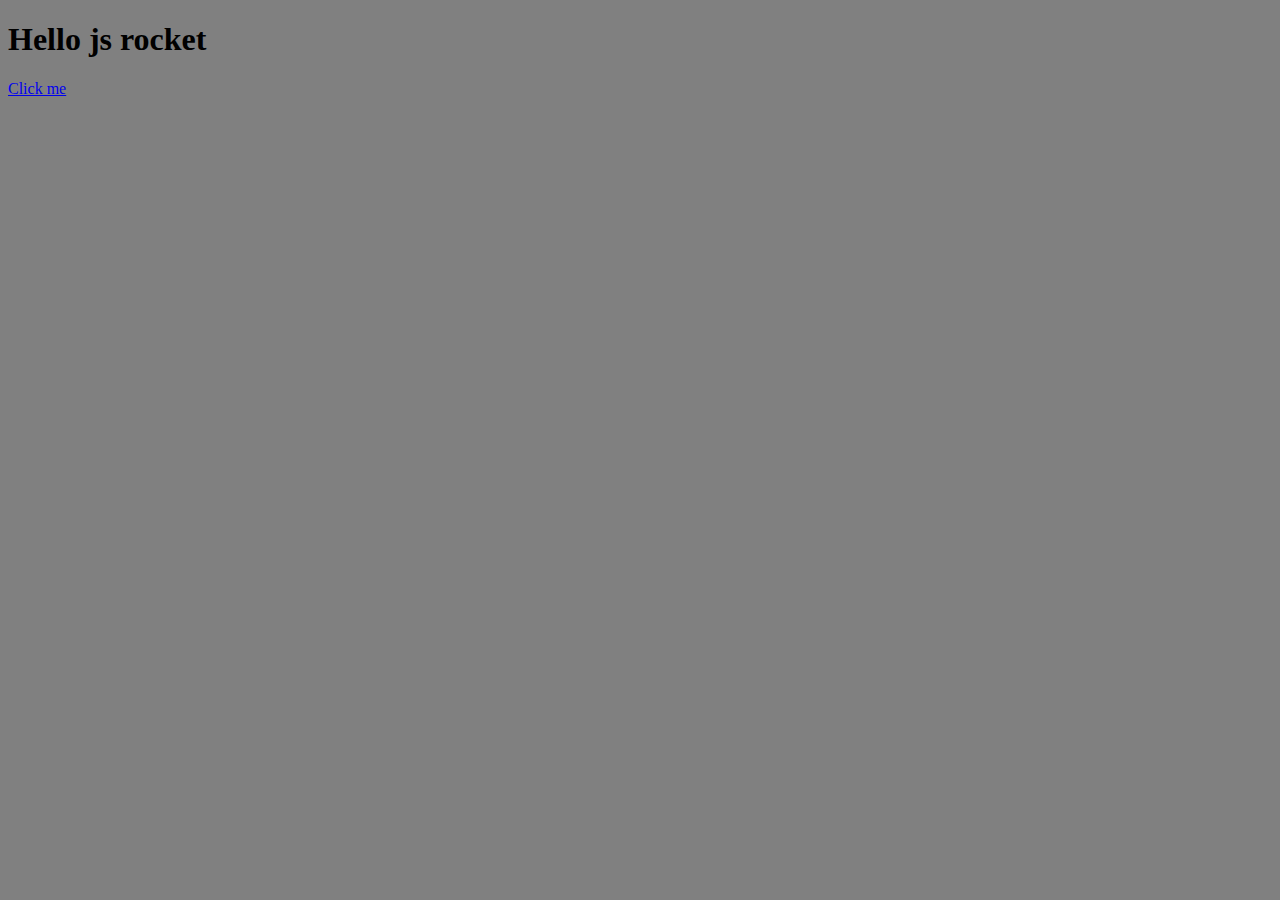
<file: index.html>
<!DOCTYPE html>
<html>
<head>
	<title>JS Rocket</title>
	<link rel="stylesheet" type="text/css" href="css/style.css">
	<script type="text/javascript" src="js/script.js"></script>
</head>
<body>
	<h1>Hello js rocket</h1>
	<a href="#" onclick="doCoolStuff();">Click me</a>
	<div class="cool" id="cool">
		<p>Hello I'm cool!</p>
	</div>
</body>
</html>
</file>
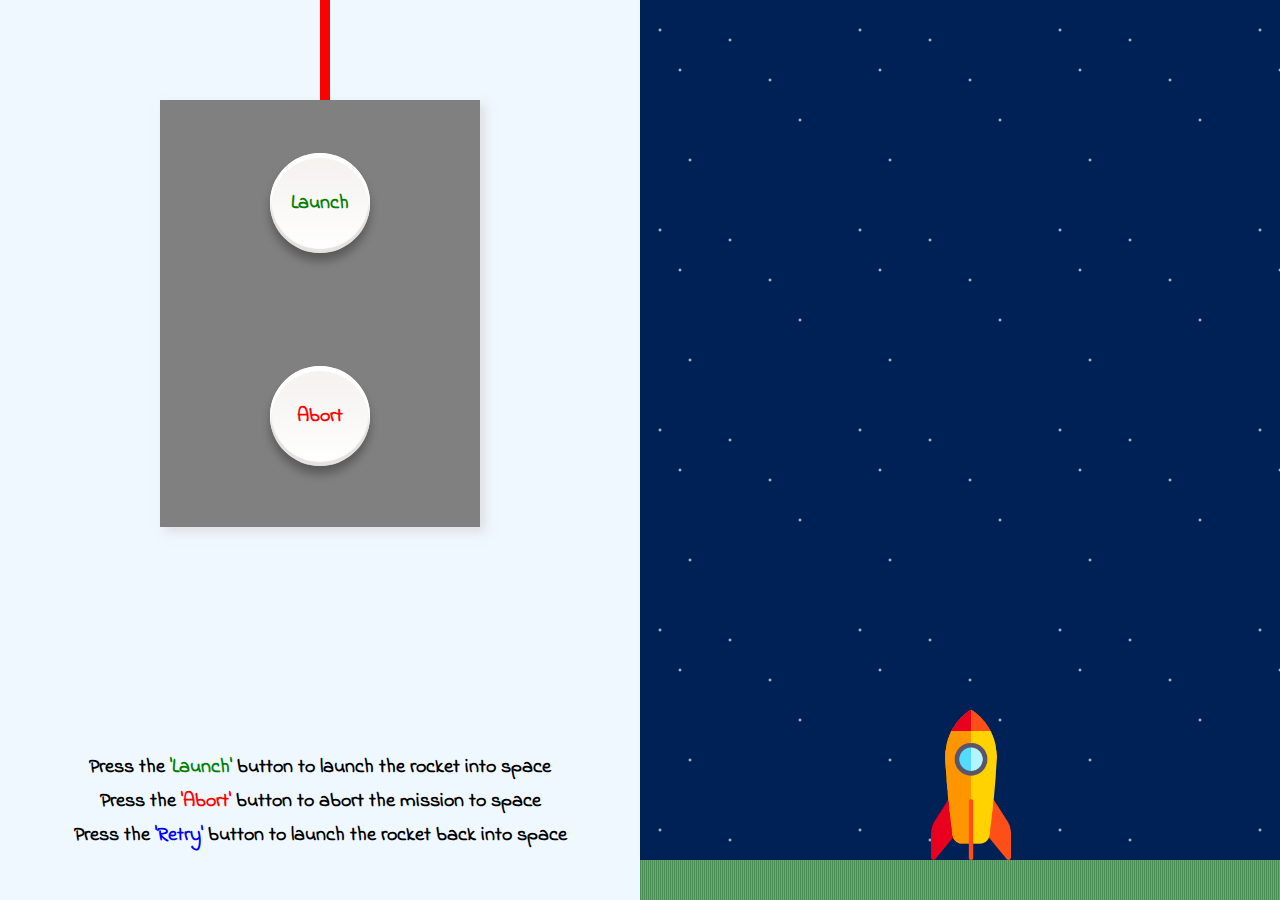
<file: rocket.html>
<!DOCTYPE html>
<html>
<head>
	<title>Rocket Launch sequence!</title>
	<link rel="stylesheet" type="text/css" href="css/rocket.css">
	<link href="https://fonts.googleapis.com/css?family=Indie+Flower" rel="stylesheet">
	<script type="text/javascript" src="js/rocket.js"></script>
</head>
<body class="body-state1">
	<div class="left-column">
		<div class="control">
			<div class="state1">
				<a href="#" class="button launch" onclick="changeState(2);"><span>Launch</span></a>
			</div>
			<div class="state2">
				<a href="#" class="button abort" onclick="changeState(1);"><span>Abort</span></a>
			</div>
			<div class="state4">
				<a href="#" class="button retry" onclick="changeState(6);"><span>Retry</span></a>
			</div>
			<div class="state5">
				<a href="#" class="button retry" onclick="changeState(1);"><span>Retry</span></a>
			</div>
		</div>
		<div class="instructions">
			<p>Press the <span class="launch">'Launch'</span> button to launch the rocket into space</p>
			<p>Press the <span class="abort">'Abort'</span> button to abort the mission to space</p>
			<p>Press the <span class="retry">'Retry'</span> button to launch the rocket back into space</p>
		</div>
	</div>
	<div class="right-column">
		<h1 id="countdown">10</h1>
		<div class="messages">
			<span class="messagestate3">Lift Off!</span>
			<span class="messagestate4">Well done!</span>
			<span class="messagestate5">Oh no!!!!</span>
		</div>
		<div class="stars"></div>
		<div class="ground">
		<div class="rocket">
			<div class="successmessage">YAY!!!</div>
			<div class="cloud default"></div>
			<div class="cloud liftoff-1"></div>
			<div class="cloud liftoff-2"></div>
			<div class="cloud fail"><span>!?#*?!</span></div>
		</div>
	</div>
</body>
</html>
</file>
<file: css/style.css>
body {
	background-color: grey;
}

.cool {
	visibility: hidden;
	width: 100px;
	height: 100px;
	background-color: green;
	transition: background-color 1s;
}

.cool.red {
	visibility: visible;
	background-color: red;
}
</file>
<file: css/rocket.css>
body { font-family: 'Indie Flower', cursive; }

h1 { text-align: center; }

.button {
	display: inline-block;
	position: relative;
	width: 100px;
	height: 100px;
	margin: 16.5% 5%;
	border-radius: 50%;
	color: #fff;
	text-align: center;
	text-decoration: none;
	background-image: -webkit-linear-gradient(top, #f4f1ee, #fff);
	background-image: linear-gradient(top, #f4f1ee, #fff);
	box-shadow: 0px 8px 10px 0px rgba(0, 0, 0, .3), inset 0px 4px 1px 1px white, inset 0px -3px 1px 1px rgba(204,198,197,.5);
}

.button:hover { cursor: pointer; }

.button span {
	position: absolute;
  	top: 50%;
  	left: 50%;
  	transform: translate(-50%, -50%);
  	font-size: 20px;
  	font-weight: bold;
}

.button.launch span { color: green; }
.button.abort span { color: red; }
.button.retry span { color: blue; }

.left-column,
.right-column {
	position: fixed;
	top: 0;
	width: 50%;
	height: 100%;
}


.left-column {
	left: 0;
	background-color: aliceblue;
}

.right-column {
	right: 0;
	background-color: #002156;
}

#countdown {
	display: none;
	position: fixed;
	top: 0;
	right: 24%;
	color: #fff;
	font-size: 80px;
	z-index: 1;
}

.control {
	position: relative;
	background-color: grey;
	top: 100px;
	margin: 0 auto;
	width: 50%;
	min-height: 200px;
	text-align: center;
	-webkit-box-shadow: 5px 5px 10px 0px rgba(204,198,197,.5);
    -moz-box-shadow: 5px 5px 10px 0px rgba(204,198,197,0.5);
    box-shadow: 5px 5px 10px 0px rgba(204,198,197,0.5);
}

.control:before {
	position: absolute;
	top: -100px;
	left: 50%;
	width: 10px;
	height: 100px;
	background-color: red;
	content: '';
}

.instructions {
	position: absolute;
	bottom: 5%;
	width: 100%;
	text-align: center;
}

.instructions p {
	margin: 5px 0;
	font-size: 20px;
	font-weight: bold;
}

span.launch { color: green; }
span.abort { color: red; }
span.retry { color: blue; }

.messages {
	position: absolute;
	top: 5%;
	left: 5%;
	color: white;
	text-align: center;
}

.messages span {
	display: none;
	font-size: 70px;
}

.successmessage {
	display: none;
	position: absolute;
	top: -50%;
	left: 25%;
	color: white;
	font-size: 40px;
	font-weight: bold;
	text-transform: uppercase;
}

.stars {
  overflow: hidden;
  position: absolute;
  top: 0;
  bottom: 0;
  left: 0;
  right: 0;
  background-image: 
    radial-gradient(2px 2px at 20px 30px, #fff, rgba(0,0,0,0)),
    radial-gradient(2px 2px at 40px 70px, #fff, rgba(0,0,0,0)),
    radial-gradient(2px 2px at 50px 160px, #fff, rgba(0,0,0,0)),
    radial-gradient(2px 2px at 90px 40px, #fff, rgba(0,0,0,0)),
    radial-gradient(2px 2px at 130px 80px, #fff, rgba(0,0,0,0)),
    radial-gradient(2px 2px at 160px 120px, #fff, rgba(0,0,0,0));
  background-repeat: repeat;
  background-size: 200px 200px;
}

.ground {
	position: absolute;
	bottom: 0;
	left: 0;
	width: 100%;
	height: 40px;
    background: repeating-linear-gradient(
	   to right,
	   #4b8e55,
	   #4b8e55 1px,
	   #64ad6f 1px,
	   #64ad6f 2px
	);
}

.rocket {
	position: absolute;
	left: 40%;
	bottom: 40px;
	width: 150px;
	height: 150px;
	background: url('../img/rocket.png') no-repeat;
	background-size: contain;
	transition: bottom 10000ms;
}

.cloud {
	display: none;
	width: 70px; height: 30px;
	background: #fff;
	border-radius: 100px;
	-moz-border-radius: 100px;
	-webkit-border-radius: 100px;
	position: absolute; 
}

.cloud:before, .cloud:after {
	position: absolute; 
	background: #fff;
	width: 50px; height: 50px;
	position: absolute; top: -15px; left: 10px;
	border-radius: 50px;
	-moz-border-radius: 50px;
	-webkit-border-radius: 50px;
	-webkit-transform: rotate(30deg);
	transform: rotate(30deg);
	-moz-transform: rotate(30deg);
	content: '';
}

.cloud.default {
	left: 27%;
	bottom: -20%;
}

.cloud.liftoff-1 { bottom: -15%; }
.cloud.liftoff-2 {
	bottom: -15%;
	right: 0;
}

.cloud.fail span {
	position: absolute;
	top: 0;
	left: 22%;
	font-size: 20px;
	font-weight: bold;
	z-index: 5;
}


body.body-state3 .rocket,
body.body-state4 .rocket {
	bottom: 1000px;
}

body.body-state6 .rocket { transition: none; }

.state3,
.state4,
.state5 {
	position: absolute;
	display: none;
	top: 50%;
	left: 0;
	width: 100%;
}

body.body-state2 #countdown { display: block; }
body.body-state3 .state3 { display: inline-block; }
body.body-state4 .state4 { display: inline-block; }
body.body-state5 .state5 { display: inline-block; }

body.body-state3 .messagestate3 { display: inline-block; }
body.body-state4 .messagestate4 { display: inline-block; }
body.body-state5 .messagestate5 { display: inline-block; }

body.body-state3 .cloud.default,
body.body-state4 .cloud.default { display: block; }
body.body-state4 .cloud.liftoff-1,
body.body-state4 .cloud.liftoff-2,
body.body-state4 .successmessage { display: block; }
body.body-state5 .cloud.fail { display: block; }
</file>
